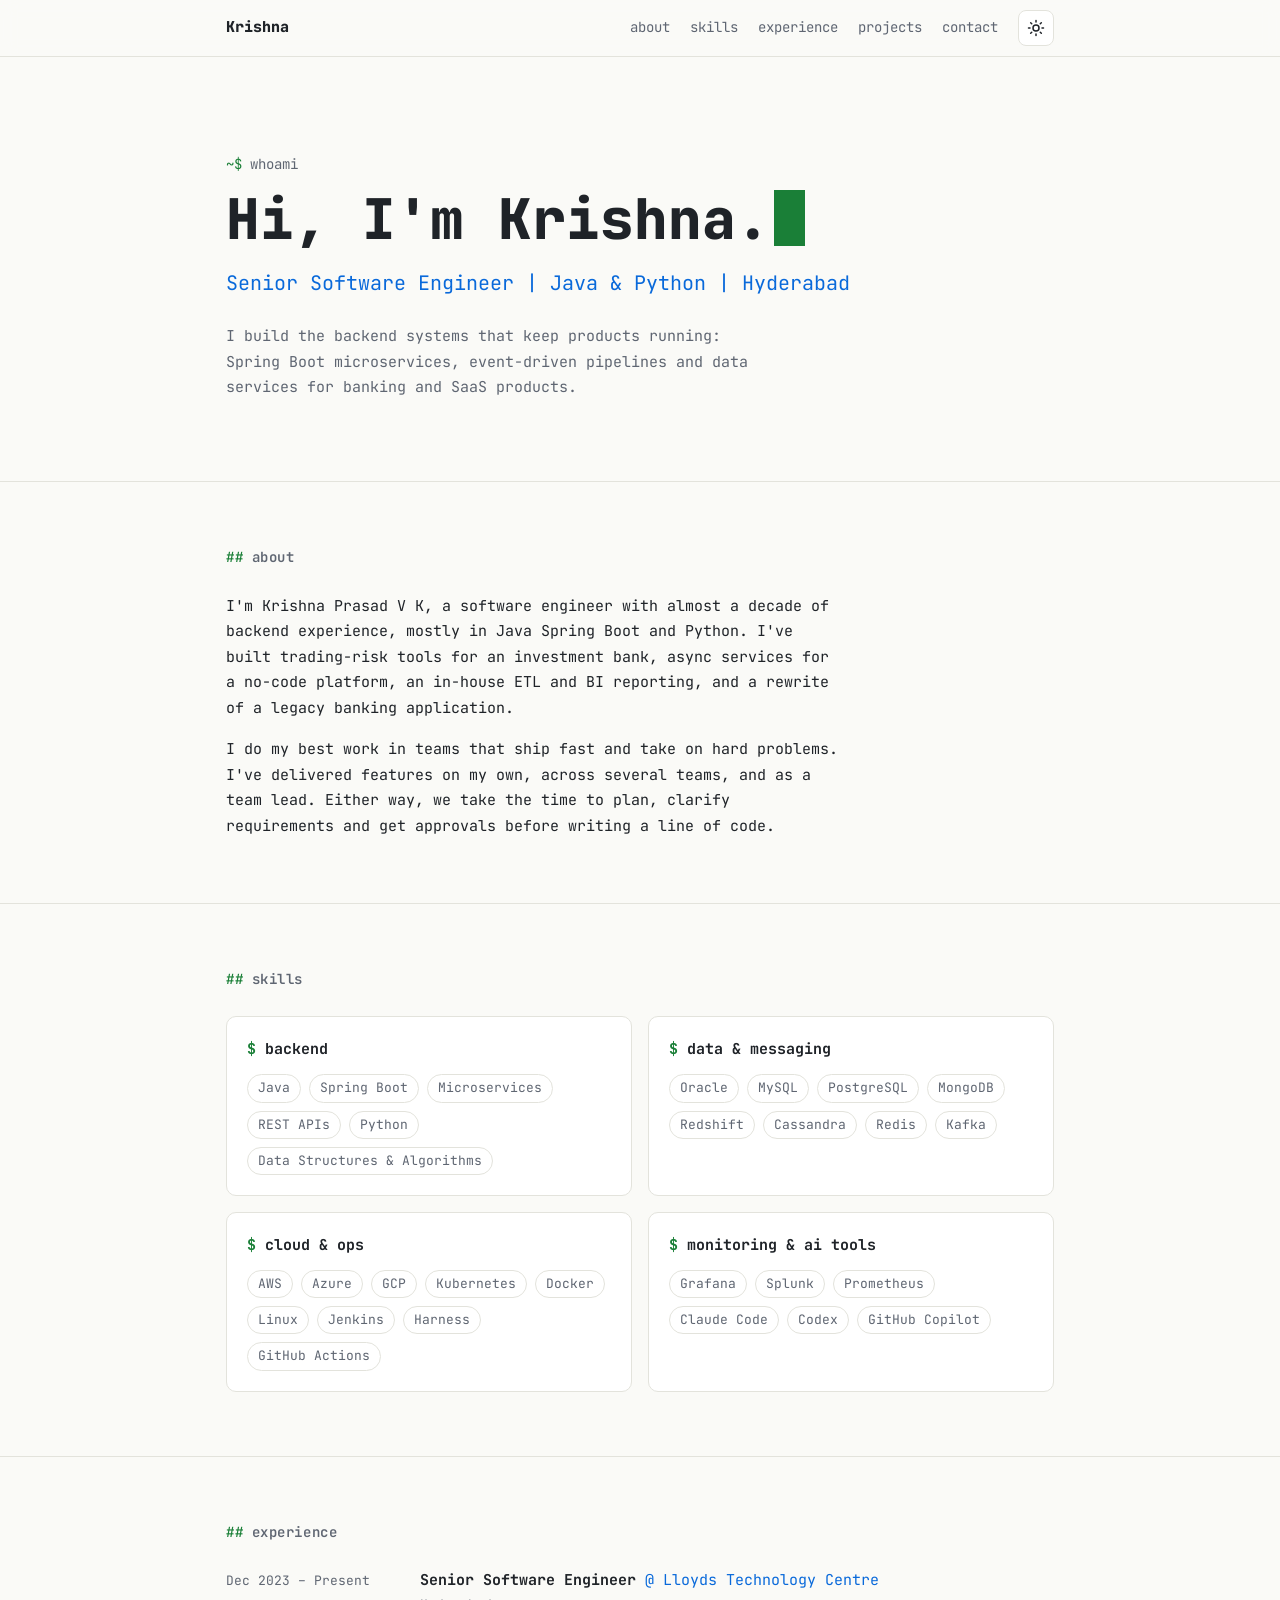
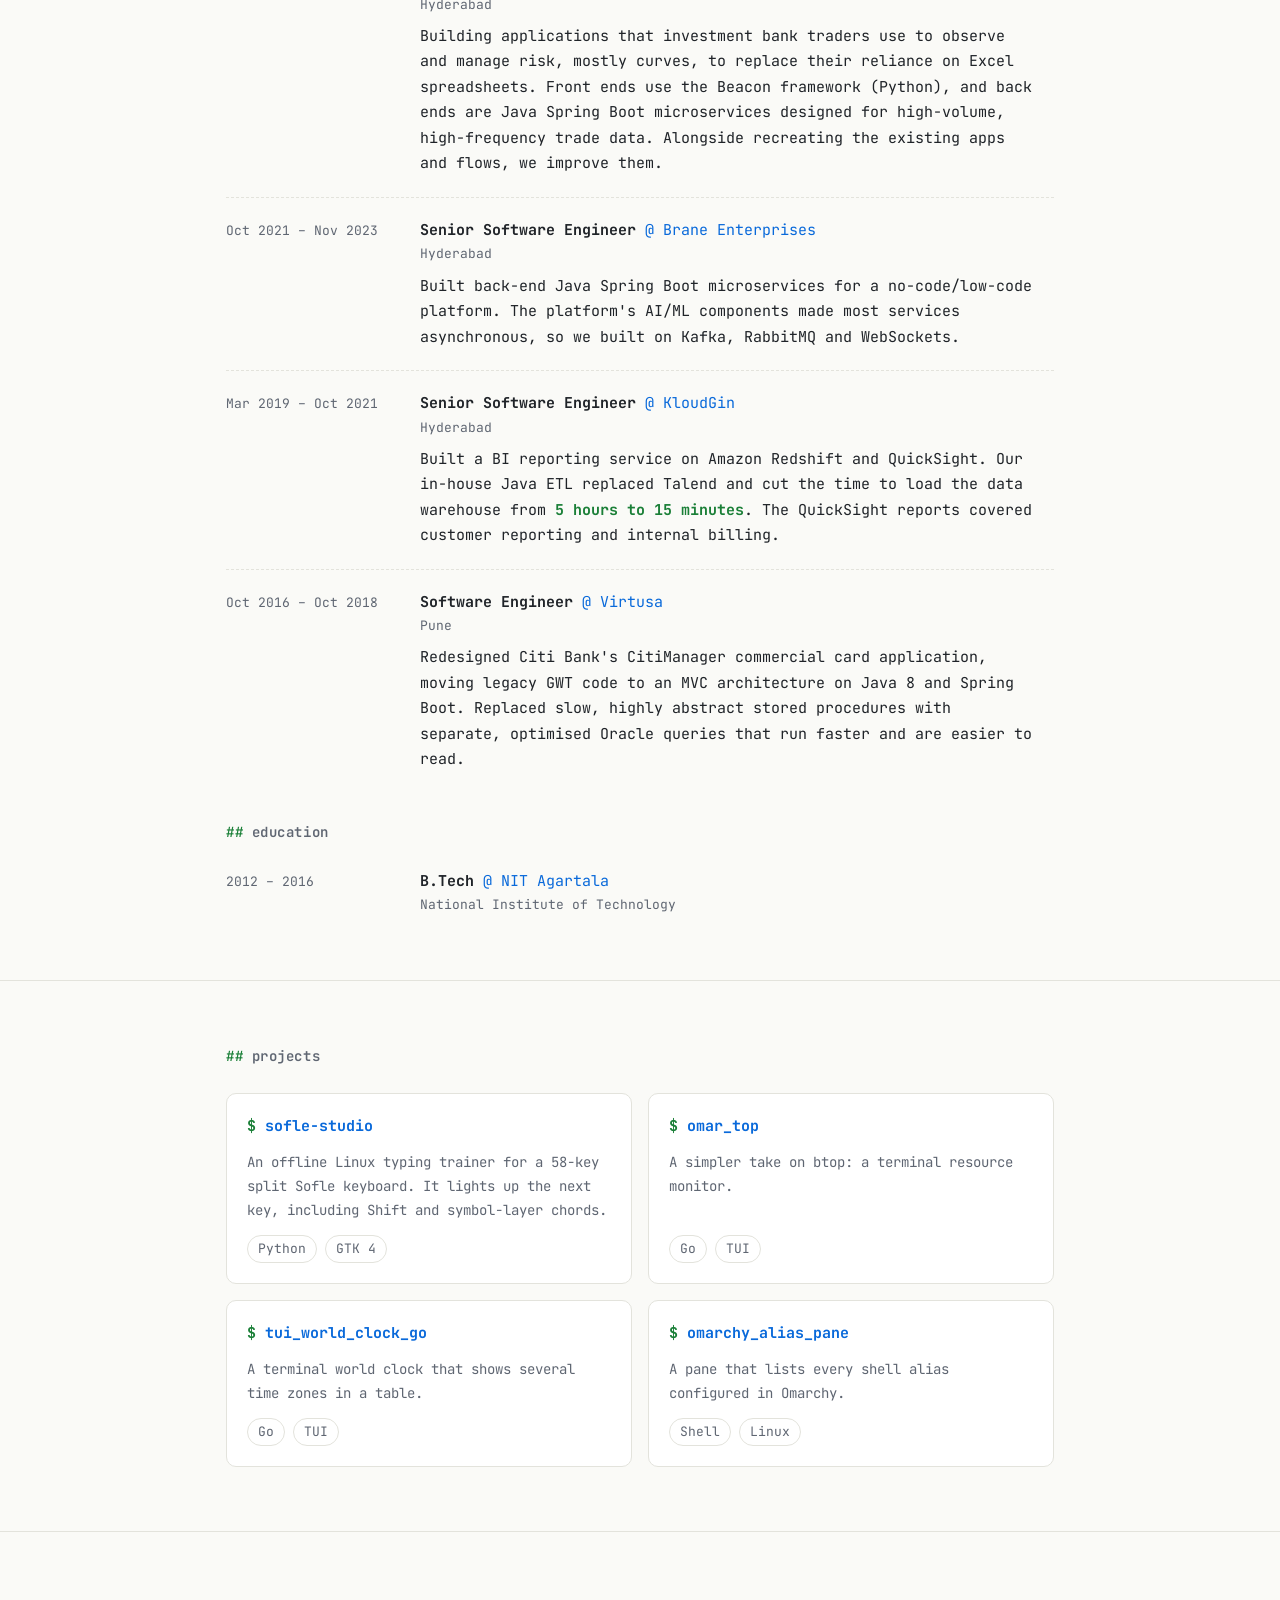
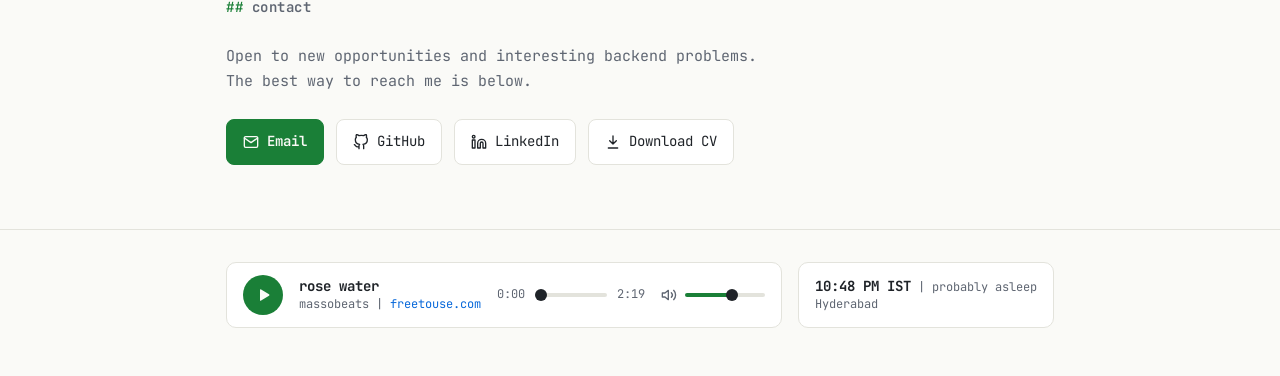
<file: index.html>
<!DOCTYPE html>
<html lang="en">
<head>
<meta charset="UTF-8">
<meta name="viewport" content="width=device-width, initial-scale=1">
<title>Krishna Prasad V K | Senior Software Engineer</title>
<meta name="description" content="Senior software engineer in Hyderabad with almost 10 years of backend experience building Java Spring Boot microservices, data pipelines and services for banking and SaaS products.">
<link rel="icon" href="favicon.svg" type="image/svg+xml">
<link rel="canonical" href="https://ikpvk.github.io/">

<!-- Link previews (LinkedIn, Slack, etc.) -->
<meta property="og:type" content="website">
<meta property="og:url" content="https://ikpvk.github.io/">
<meta property="og:title" content="Krishna Prasad V K | Senior Software Engineer">
<meta property="og:description" content="Senior software engineer in Hyderabad with almost 10 years of backend experience building Java Spring Boot microservices, data pipelines and services for banking and SaaS products.">
<meta name="twitter:card" content="summary">

<!-- Self-hosted JetBrains Mono (variable weight, Latin subset; SIL OFL, see fonts/OFL.txt) -->
<link rel="preload" href="fonts/JetBrainsMono-latin.woff2" as="font" type="font/woff2" crossorigin>

<script>
  // Apply the saved/system theme before first paint to avoid a flash
  (function () {
    var root = document.documentElement, t = null;
    root.classList.add("js");
    try { t = localStorage.getItem("theme"); } catch (e) {}
    if (t !== "light" && t !== "dark") t = matchMedia("(prefers-color-scheme: light)").matches ? "light" : "dark";
    root.setAttribute("data-theme", t);
  })();
</script>

<style>
  @font-face {
    font-family: "JetBrains Mono";
    src: url("fonts/JetBrainsMono-latin.woff2") format("woff2");
    font-weight: 100 800;
    font-style: normal;
    font-display: swap;
  }
  :root {
    --font: "JetBrains Mono", ui-monospace, "SFMono-Regular", Menlo, Consolas, "Liberation Mono", monospace;
    --max: 860px;
  }
  /* Dark is the default; light follows the system setting unless the toggle chose dark */
  :root, :root[data-theme="dark"] {
    --bg: #0f1115;
    --surface: #171a21;
    --border: #262b36;
    --text: #d7dce5;
    --muted: #8a93a6;
    --accent: #7ee787;
    --accent-2: #79c0ff;
  }
  @media (prefers-color-scheme: light) {
    :root:not([data-theme="dark"]) {
      --bg: #fafaf7;
      --surface: #ffffff;
      --border: #e3e3dc;
      --text: #1f2328;
      --muted: #5f6672;
      --accent: #1a7f37;
      --accent-2: #0969da;
    }
  }
  :root[data-theme="light"] {
    --bg: #fafaf7;
    --surface: #ffffff;
    --border: #e3e3dc;
    --text: #1f2328;
    --muted: #5f6672;
    --accent: #1a7f37;
    --accent-2: #0969da;
  }

  *, *::before, *::after { box-sizing: border-box; }
  html { scroll-behavior: smooth; }
  body {
    margin: 0;
    background: var(--bg);
    color: var(--text);
    font-family: var(--font);
    font-size: 15px;
    line-height: 1.7;
    -webkit-font-smoothing: antialiased;
    transition: background-color .2s, color .2s;
  }
  a { color: var(--accent-2); text-decoration: none; }
  a:hover { text-decoration: underline; }

  .wrap { max-width: var(--max); margin: 0 auto; padding: 0 16px; }

  /* Header */
  header {
    position: sticky; top: 0; z-index: 10;
    background: var(--bg); /* solid fallback for browsers without color-mix */
    border-bottom: 1px solid var(--border);
  }
  @supports (background: color-mix(in srgb, red 50%, transparent)) {
    header {
      background: color-mix(in srgb, var(--bg) 88%, transparent);
      -webkit-backdrop-filter: blur(8px);
      backdrop-filter: blur(8px);
    }
  }

  /* Keyboard focus */
  :focus-visible { outline: 2px solid var(--accent-2); outline-offset: 3px; border-radius: 4px; }
  .skip-link {
    position: absolute; left: 16px; top: -48px; z-index: 20;
    padding: 8px 12px; border-radius: 6px;
    background: var(--accent); color: var(--bg); font-weight: 600;
  }
  .skip-link:focus { top: 12px; text-decoration: none; }
  header .wrap { display: flex; align-items: center; justify-content: space-between; height: 56px; gap: 12px; }
  .logo { font-weight: 800; color: var(--text); }
  .header-actions { display: flex; align-items: center; gap: 8px; }
  nav ul { display: flex; align-items: center; gap: 20px; list-style: none; margin: 0 12px 0 0; padding: 0; }
  nav a { color: var(--muted); font-size: 14px; }
  nav a:hover { color: var(--text); text-decoration: none; }

  .theme-toggle, .menu-toggle {
    align-items: center; justify-content: center;
    width: 36px; height: 36px; padding: 0;
    background: var(--surface); color: var(--text);
    border: 1px solid var(--border); border-radius: 8px;
    cursor: pointer;
  }
  .theme-toggle:hover, .menu-toggle:hover { border-color: var(--muted); }
  .theme-toggle svg, .menu-toggle svg { width: 18px; height: 18px; }
  .theme-toggle, .menu-toggle { display: none; } /* shown only once JS has run */
  .js .theme-toggle { display: inline-flex; }
  .menu-toggle[aria-expanded="true"] .icon-menu,
  .menu-toggle[aria-expanded="false"] .icon-close { display: none; }
  :root[data-theme="dark"] .icon-sun { display: none; }
  :root[data-theme="light"] .icon-moon { display: none; }

  /* Sections */
  section { padding: 64px 0; border-bottom: 1px solid var(--border); scroll-margin-top: 56px; }
  section:last-of-type { border-bottom: 0; }
  h2 { font-size: 14px; font-weight: 600; color: var(--muted); margin: 0 0 24px; letter-spacing: .04em; }
  h2::before { content: "## "; color: var(--accent); }

  /* Hero */
  .hero { padding: 96px 0 80px; }
  .prompt { color: var(--muted); font-size: 14px; margin: 0 0 12px; }
  .prompt b { color: var(--accent); font-weight: 400; }
  .hero h1 { font-size: clamp(32px, 7vw, 56px); line-height: 1.1; margin: 0 0 16px; font-weight: 800; }
  .hero .role { font-size: clamp(16px, 2.6vw, 20px); color: var(--accent-2); margin: 0 0 24px; }
  .hero p.lead { max-width: 60ch; color: var(--muted); margin: 0; }
  .cursor { display: inline-block; width: .55em; height: 1em; background: var(--accent); vertical-align: -0.12em; margin-left: 4px; animation: blink 1.1s steps(1) infinite; }
  @keyframes blink { 50% { opacity: 0; } }
  @media (prefers-reduced-motion: reduce) { .cursor { animation: none; } html { scroll-behavior: auto; } body { transition: none; } }
  /* Theme switch: the new theme spreads out from the top-right corner as a circle with a blurred edge.
     A quarter-circle mask grows until it covers the viewport.
     Adapted from the "circle-blur-top-left" example at https://theme-toggle.rdsx.dev/ */
  ::view-transition-old(root) {
    animation: none;
    z-index: -1;
  }
  ::view-transition-new(root) {
    -webkit-mask: url('data:image/svg+xml,<svg xmlns="http://www.w3.org/2000/svg" viewBox="0 0 40 40"><defs><filter id="blur"><feGaussianBlur stdDeviation="2"/></filter></defs><circle cx="40" cy="0" r="18" fill="white" filter="url(%23blur)"/></svg>') top right / 0 no-repeat;
    mask: url('data:image/svg+xml,<svg xmlns="http://www.w3.org/2000/svg" viewBox="0 0 40 40"><defs><filter id="blur"><feGaussianBlur stdDeviation="2"/></filter></defs><circle cx="40" cy="0" r="18" fill="white" filter="url(%23blur)"/></svg>') top right / 0 no-repeat;
    animation: theme-sweep 1s ease both;
  }
  @keyframes theme-sweep {
    to { -webkit-mask-size: 350vmax; mask-size: 350vmax; }
  }
  /* The sweep replaces the colour fade on body */
  .theme-switching body { transition: none; }

  .btns { display: flex; flex-wrap: wrap; gap: 12px; }
  .btn {
    display: inline-flex; align-items: center; gap: 8px;
    padding: 10px 16px; border-radius: 8px;
    border: 1px solid var(--border); background: var(--surface); color: var(--text);
    font-family: inherit; font-size: 14px;
  }
  .btn:hover { border-color: var(--accent); text-decoration: none; }
  .btn.primary { background: var(--accent); border-color: var(--accent); color: var(--bg); font-weight: 600; }
  .btn svg { width: 16px; height: 16px; }

  /* About */
  .about p { margin: 0 0 16px; max-width: 68ch; }
  .about p:last-child { margin-bottom: 0; }

  /* Skills */
  .skills { display: grid; grid-template-columns: repeat(2, 1fr); gap: 16px; }
  .card { background: var(--surface); border: 1px solid var(--border); border-radius: 10px; padding: 20px; }
  .card h3 { margin: 0 0 12px; font-size: 15px; }
  .card h3 span { color: var(--accent); }
  .tags { display: flex; flex-wrap: wrap; gap: 8px; list-style: none; margin: 0; padding: 0; }
  .tags li { font-size: 13px; padding: 2px 10px; border: 1px solid var(--border); border-radius: 999px; color: var(--muted); }

  /* Experience timeline */
  .jobs { list-style: none; margin: 0; padding: 0; }
  .jobs li { display: grid; grid-template-columns: 170px 1fr; gap: 4px 24px; padding: 20px 0; border-bottom: 1px dashed var(--border); }
  .jobs li:first-child { padding-top: 0; }
  .jobs li:last-child { border-bottom: 0; padding-bottom: 0; }
  .jobs time { color: var(--muted); font-size: 13px; padding-top: 2px; }
  .jobs h3 { margin: 0; font-size: 15px; }
  .jobs h3 span { color: var(--accent-2); font-weight: 400; }
  .jobs .place { margin: 0 0 8px; color: var(--muted); font-size: 13px; }
  .jobs p:last-child { margin: 0; max-width: 68ch; }
  .jobs b { color: var(--accent); }
  h2.sub { margin-top: 48px; }

  /* Projects */
  .projects { display: grid; grid-template-columns: repeat(2, 1fr); gap: 16px; }
  .projects .card { display: flex; flex-direction: column; }
  .projects p { margin: 0 0 12px; color: var(--muted); font-size: 14px; flex: 1; }

  /* Contact */
  .contact p { color: var(--muted); max-width: 60ch; margin: 0 0 24px; }

  /* Footer: the music player and local time cards both need JS, so the footer is shown only once it has run */
  footer { display: none; padding: 32px 0 48px; border-top: 1px solid var(--border); font-size: 13px; }
  .js footer { display: block; }
  /* The time card moves under the player when there's no room for the player's progress bar beside it */
  .footer-cards { display: flex; flex-wrap: wrap; gap: 16px; }
  .player, .local {
    padding: 12px 16px;
    background: var(--surface); border: 1px solid var(--border); border-radius: 10px;
    color: var(--text);
  }
  .player { display: flex; align-items: center; gap: 16px; flex: 999 1 520px; min-width: 0; }
  .player button {
    display: inline-flex; align-items: center; justify-content: center; flex: none;
    padding: 0; border: 0; cursor: pointer;
  }
  .player-play { width: 40px; height: 40px; border-radius: 50%; background: var(--accent); color: var(--bg); }
  .player-play:hover { filter: brightness(1.1); }
  .player-play svg { width: 18px; height: 18px; }
  .player.playing .icon-play, .player:not(.playing) .icon-pause { display: none; }
  .player-track { min-width: 0; line-height: 1.35; }
  .player-track b, .player-track span { display: block; white-space: nowrap; overflow: hidden; text-overflow: ellipsis; }
  .player-track b { font-size: 14px; }
  .player-track span { font-size: 12px; color: var(--muted); }
  .player-progress { display: flex; align-items: center; gap: 10px; flex: 1; min-width: 0; }
  .player-progress time { font-size: 12px; color: var(--muted); font-variant-numeric: tabular-nums; }
  .player-volume { display: flex; align-items: center; gap: 8px; color: var(--muted); }
  .player-volume svg { width: 16px; height: 16px; flex: none; }
  .player-volume input { width: 80px; }

  /* Local time and weather: laid out like the player's track title and artist lines */
  .local { display: flex; flex-direction: column; justify-content: center; flex: 1 0 auto; line-height: 1.35; white-space: nowrap; }
  .local b { font-size: 14px; font-variant-numeric: tabular-nums; }
  .local span { font-size: 12px; color: var(--muted); }
  .local svg { width: 13px; height: 13px; margin: 0 4px 0 2px; vertical-align: -2px; }

  /* Sliders: an accent fill up to the thumb, driven by --p from the script */
  .player input[type="range"] {
    -webkit-appearance: none; appearance: none;
    flex: 1; min-width: 0; height: 16px; margin: 0;
    background: transparent; cursor: pointer;
  }
  .player input[type="range"]::-webkit-slider-runnable-track {
    height: 4px; border-radius: 2px;
    background: linear-gradient(to right, var(--accent) var(--p, 0%), var(--border) var(--p, 0%));
  }
  .player input[type="range"]::-moz-range-track {
    height: 4px; border-radius: 2px;
    background: linear-gradient(to right, var(--accent) var(--p, 0%), var(--border) var(--p, 0%));
  }
  .player input[type="range"]::-webkit-slider-thumb {
    -webkit-appearance: none; appearance: none;
    width: 12px; height: 12px; margin-top: -4px; border: 0; border-radius: 50%;
    background: var(--text);
  }
  .player input[type="range"]::-moz-range-thumb {
    width: 12px; height: 12px; border: 0; border-radius: 50%;
    background: var(--text);
  }

  /* Easter egg: toggling the theme 5 times opens Flappy Bird (flappy/) full screen */
  .flappy {
    width: 100%; height: 100%; max-width: none; max-height: none;
    margin: 0; padding: 0; border: 0; background: #4ec0ca;
  }
  .flappy::backdrop { background: rgba(0, 0, 0, .6); }
  .flappy iframe { display: block; width: 100%; height: 100%; border: 0; }
  .flappy-close {
    position: absolute; top: 12px; right: 12px;
    display: inline-flex; align-items: center; justify-content: center;
    width: 36px; height: 36px; padding: 0;
    background: var(--surface); color: var(--text);
    border: 1px solid var(--border); border-radius: 8px;
    cursor: pointer;
  }
  .flappy-close:hover { border-color: var(--muted); }
  .flappy-close svg { width: 18px; height: 18px; }
  :root:has(.flappy[open]) { overflow: hidden; }

  /* Mobile */
  @media (max-width: 640px) {
    body { font-size: 14px; }
    nav ul { gap: 14px; margin: 0; }
    /* Without JS there is no menu button, so the links wrap below the logo.
       The taller header can't be sticky, or it would cover the 56px scroll-margin targets. */
    :root:not(.js) header { position: static; }
    :root:not(.js) header .wrap { flex-wrap: wrap; height: auto; min-height: 56px; padding-block: 12px; }
    :root:not(.js) nav ul { flex-wrap: wrap; gap: 4px 14px; }
    .js .menu-toggle { display: inline-flex; }
    .js nav ul {
      display: none;
      position: absolute; top: 56px; left: 0; right: 0;
      flex-direction: column; align-items: stretch; gap: 0; margin: 0;
      background: var(--bg); border-bottom: 1px solid var(--border);
    }
    .js nav ul.open { display: flex; }
    .js nav li a { display: block; padding: 14px 16px; font-size: 15px; border-top: 1px solid var(--border); }
    /* One full-width button per row */
    .btns { flex-direction: column; }
    .btn { justify-content: center; }
    .hero { padding: 64px 0 56px; }
    section { padding: 48px 0; }
    .skills, .projects { grid-template-columns: 1fr; }
    .jobs li { grid-template-columns: 1fr; }
    /* Put "@ company" on its own line under the title */
    .jobs h3 span { display: block; }
    /* The progress bar moves to its own row under the track */
    .player { flex-wrap: wrap; gap: 12px; }
    .player-track { flex: 1; }
    .player-progress { flex-basis: 100%; }
    .footer-cards { gap: 12px; }
    /* The time card goes above the player. It has nothing focusable, so tab order is unaffected. */
    .local { order: -1; }
  }
  /* Phones and tablets set volume with their own buttons (iOS ignores it from scripts) */
  @media (max-width: 640px), (hover: none) {
    .player-volume { display: none; }
  }
</style>
</head>
<body>

<a class="skip-link" href="#top">Skip to content</a>

<header>
  <div class="wrap">
    <a href="#top" class="logo">Krishna</a>
    <nav class="header-actions" aria-label="Main">
      <ul id="navLinks">
        <li><a href="#about">about</a></li>
        <li><a href="#skills">skills</a></li>
        <li><a href="#experience">experience</a></li>
        <li><a href="#projects">projects</a></li>
        <li><a href="#contact">contact</a></li>
      </ul>
      <button class="menu-toggle" id="menuToggle" type="button" aria-label="Menu" aria-expanded="false" aria-controls="navLinks">
        <svg class="icon-menu" viewBox="0 0 24 24" fill="none" stroke="currentColor" stroke-width="2" stroke-linecap="round" aria-hidden="true"><path d="M4 7h16M4 12h16M4 17h16"/></svg>
        <svg class="icon-close" viewBox="0 0 24 24" fill="none" stroke="currentColor" stroke-width="2" stroke-linecap="round" aria-hidden="true"><path d="M6 6l12 12M18 6L6 18"/></svg>
      </button>
      <button class="theme-toggle" id="themeToggle" type="button" aria-label="Toggle dark/light mode">
        <svg class="icon-moon" viewBox="0 0 24 24" fill="none" stroke="currentColor" stroke-width="2" stroke-linecap="round" stroke-linejoin="round" aria-hidden="true"><path d="M21 12.8A9 9 0 1 1 11.2 3a7 7 0 0 0 9.8 9.8z"/></svg>
        <svg class="icon-sun" viewBox="0 0 24 24" fill="none" stroke="currentColor" stroke-width="2" stroke-linecap="round" stroke-linejoin="round" aria-hidden="true"><circle cx="12" cy="12" r="4"/><path d="M12 2v2M12 20v2M4.9 4.9l1.4 1.4M17.7 17.7l1.4 1.4M2 12h2M20 12h2M4.9 19.1l1.4-1.4M17.7 6.3l1.4-1.4"/></svg>
      </button>
    </nav>
  </div>
</header>

<main id="top">
  <!-- Hero -->
  <section class="hero">
    <div class="wrap">
      <p class="prompt"><b>~$</b> whoami</p>
      <h1>Hi, I'm Krishna.<span class="cursor" aria-hidden="true"></span></h1>
      <p class="role">Senior Software Engineer | Java &amp; Python | Hyderabad</p>
      <p class="lead">
        I build the backend systems that keep products running: Spring Boot microservices,
        event-driven pipelines and data services for banking and SaaS products.
      </p>
    </div>
  </section>

  <!-- About -->
  <section class="about" id="about">
    <div class="wrap">
      <h2>about</h2>
      <p>
        I'm Krishna Prasad V K, a software engineer with almost a decade of backend experience,
        mostly in Java Spring Boot and Python. I've built trading-risk tools for an investment bank,
        async services for a no-code platform, an in-house ETL and BI reporting, and a rewrite of a
        legacy banking application.
      </p>
      <p>
        I do my best work in teams that ship fast and take on hard problems. I've delivered features
        on my own, across several teams, and as a team lead. Either way, we take the time to plan,
        clarify requirements and get approvals before writing a line of code.
      </p>
    </div>
  </section>

  <!-- Skills -->
  <section id="skills">
    <div class="wrap">
      <h2>skills</h2>
      <div class="skills">
        <div class="card">
          <h3><span>$</span> backend</h3>
          <ul class="tags">
            <li>Java</li><li>Spring Boot</li><li>Microservices</li><li>REST APIs</li><li>Python</li><li>Data Structures &amp; Algorithms</li>
          </ul>
        </div>
        <div class="card">
          <h3><span>$</span> data &amp; messaging</h3>
          <ul class="tags">
            <li>Oracle</li><li>MySQL</li><li>PostgreSQL</li><li>MongoDB</li><li>Redshift</li><li>Cassandra</li><li>Redis</li><li>Kafka</li>
          </ul>
        </div>
        <div class="card">
          <h3><span>$</span> cloud &amp; ops</h3>
          <ul class="tags">
            <li>AWS</li><li>Azure</li><li>GCP</li><li>Kubernetes</li><li>Docker</li><li>Linux</li><li>Jenkins</li><li>Harness</li><li>GitHub Actions</li>
          </ul>
        </div>
        <div class="card">
          <h3><span>$</span> monitoring &amp; ai tools</h3>
          <ul class="tags">
            <li>Grafana</li><li>Splunk</li><li>Prometheus</li><li>Claude Code</li><li>Codex</li><li>GitHub Copilot</li>
          </ul>
        </div>
      </div>
    </div>
  </section>

  <!-- Experience -->
  <section id="experience">
    <div class="wrap">
      <h2>experience</h2>
      <ol class="jobs">
        <li>
          <time>Dec 2023 – Present</time>
          <div>
            <h3>Senior Software Engineer <span>@ Lloyds Technology Centre</span></h3>
            <p class="place">Hyderabad</p>
            <p>
              Building applications that investment bank traders use to observe and manage risk,
              mostly curves, to replace their reliance on Excel spreadsheets. Front ends use the Beacon
              framework (Python), and back ends are Java Spring Boot microservices designed for
              high-volume, high-frequency trade data. Alongside recreating the existing apps and flows,
              we improve them.
            </p>
          </div>
        </li>
        <li>
          <time>Oct 2021 – Nov 2023</time>
          <div>
            <h3>Senior Software Engineer <span>@ Brane Enterprises</span></h3>
            <p class="place">Hyderabad</p>
            <p>
              Built back-end Java Spring Boot microservices for a no-code/low-code platform. The platform's
              AI/ML components made most services asynchronous, so we built on Kafka, RabbitMQ and WebSockets.
            </p>
          </div>
        </li>
        <li>
          <time>Mar 2019 – Oct 2021</time>
          <div>
            <h3>Senior Software Engineer <span>@ KloudGin</span></h3>
            <p class="place">Hyderabad</p>
            <p>
              Built a BI reporting service on Amazon Redshift and QuickSight. Our in-house Java ETL replaced
              Talend and cut the time to load the data warehouse from <b>5 hours to 15 minutes</b>.
              The QuickSight reports covered customer reporting and internal billing.
            </p>
          </div>
        </li>
        <li>
          <time>Oct 2016 – Oct 2018</time>
          <div>
            <h3>Software Engineer <span>@ Virtusa</span></h3>
            <p class="place">Pune</p>
            <p>
              Redesigned Citi Bank's CitiManager commercial card application, moving legacy GWT code to an
              MVC architecture on Java 8 and Spring Boot. Replaced slow, highly abstract stored procedures
              with separate, optimised Oracle queries that run faster and are easier to read.
            </p>
          </div>
        </li>
      </ol>

      <h2 class="sub">education</h2>
      <ol class="jobs">
        <li>
          <time>2012 – 2016</time>
          <div>
            <h3>B.Tech <span>@ NIT Agartala</span></h3>
            <p class="place">National Institute of Technology</p>
          </div>
        </li>
      </ol>
    </div>
  </section>

  <!-- Projects -->
  <section id="projects">
    <div class="wrap">
      <h2>projects</h2>
      <div class="projects">
        <div class="card">
          <h3><span>$</span> <a href="https://github.com/ikpvk/omarchy_learn_typing" target="_blank" rel="noopener">sofle-studio</a></h3>
          <p>An offline Linux typing trainer for a 58-key split Sofle keyboard. It lights up the next key, including Shift and symbol-layer chords.</p>
          <ul class="tags"><li>Python</li><li>GTK 4</li></ul>
        </div>
        <div class="card">
          <h3><span>$</span> <a href="https://github.com/ikpvk/omar_top" target="_blank" rel="noopener">omar_top</a></h3>
          <p>A simpler take on btop: a terminal resource monitor.</p>
          <ul class="tags"><li>Go</li><li>TUI</li></ul>
        </div>
        <div class="card">
          <h3><span>$</span> <a href="https://github.com/ikpvk/tui_world_clock_go" target="_blank" rel="noopener">tui_world_clock_go</a></h3>
          <p>A terminal world clock that shows several time zones in a table.</p>
          <ul class="tags"><li>Go</li><li>TUI</li></ul>
        </div>
        <div class="card">
          <h3><span>$</span> <a href="https://github.com/ikpvk/omarchy_alias_pane" target="_blank" rel="noopener">omarchy_alias_pane</a></h3>
          <p>A pane that lists every shell alias configured in Omarchy.</p>
          <ul class="tags"><li>Shell</li><li>Linux</li></ul>
        </div>
      </div>
    </div>
  </section>

  <!-- Contact -->
  <section class="contact" id="contact">
    <div class="wrap">
      <h2>contact</h2>
      <p>Open to new opportunities and interesting backend problems. The best way to reach me is below.</p>
      <div class="btns">
        <a class="btn primary" href="mailto:krishnaprasad.vk@outlook.com">
          <svg viewBox="0 0 24 24" fill="none" stroke="currentColor" stroke-width="2" stroke-linecap="round" stroke-linejoin="round" aria-hidden="true"><rect x="2" y="4" width="20" height="16" rx="2"/><path d="m22 6-10 7L2 6"/></svg>
          Email
        </a>
        <a class="btn" href="https://github.com/ikpvk" target="_blank" rel="noopener">
          <svg viewBox="0 0 24 24" fill="none" stroke="currentColor" stroke-width="2" stroke-linecap="round" stroke-linejoin="round" aria-hidden="true"><path d="M9 19c-5 1.5-5-2.5-7-3m14 6v-3.87a3.37 3.37 0 0 0-.94-2.61c3.14-.35 6.44-1.54 6.44-7A5.44 5.44 0 0 0 20 4.77 5.07 5.07 0 0 0 19.91 1S18.73.65 16 2.48a13.38 13.38 0 0 0-7 0C6.27.65 5.09 1 5.09 1A5.07 5.07 0 0 0 5 4.77a5.44 5.44 0 0 0-1.5 3.75c0 5.42 3.3 6.61 6.44 7A3.37 3.37 0 0 0 9 18.13V22"/></svg>
          GitHub
        </a>
        <a class="btn" href="https://www.linkedin.com/in/krishna-prasad-vk/" target="_blank" rel="noopener">
          <svg viewBox="0 0 24 24" fill="none" stroke="currentColor" stroke-width="2" stroke-linecap="round" stroke-linejoin="round" aria-hidden="true"><path d="M16 8a6 6 0 0 1 6 6v7h-4v-7a2 2 0 0 0-2-2 2 2 0 0 0-2 2v7h-4v-7a6 6 0 0 1 6-6z"/><rect x="2" y="9" width="4" height="12"/><circle cx="4" cy="4" r="2"/></svg>
          LinkedIn
        </a>
        <a class="btn" href="Krishna_Prasad_V_K_resume.pdf" download>
          <svg viewBox="0 0 24 24" fill="none" stroke="currentColor" stroke-width="2" stroke-linecap="round" stroke-linejoin="round" aria-hidden="true"><path d="M12 3v12M7 10l5 5 5-5M5 21h14"/></svg>
          Download CV
        </a>
      </div>
    </div>
  </section>
</main>

<footer>
  <div class="wrap footer-cards">
    <!-- Music player -->
    <div class="player" id="player" role="region" aria-label="Music player">
      <audio id="playerAudio" src="audio/rose-water.mp3" preload="none" loop></audio>
      <button class="player-play" id="playerPlay" type="button" aria-label="Play">
        <svg class="icon-play" viewBox="0 0 24 24" fill="currentColor" aria-hidden="true"><path d="M8 5.5v13a1 1 0 0 0 1.5.86l10.5-6.5a1 1 0 0 0 0-1.72L9.5 4.64A1 1 0 0 0 8 5.5z"/></svg>
        <svg class="icon-pause" viewBox="0 0 24 24" fill="currentColor" aria-hidden="true"><rect x="6" y="5" width="4" height="14" rx="1"/><rect x="14" y="5" width="4" height="14" rx="1"/></svg>
      </button>
      <div class="player-track">
        <b>rose water</b>
        <span>massobeats | <a href="https://freetouse.com" target="_blank" rel="noopener">freetouse.com</a></span>
      </div>
      <div class="player-progress">
        <time id="playerCurrent">0:00</time>
        <input type="range" id="playerSeek" min="0" max="139" step="1" value="0" aria-label="Seek" aria-valuetext="0:00 of 2:19">
        <time id="playerDuration">2:19</time>
      </div>
      <label class="player-volume">
        <svg viewBox="0 0 24 24" fill="none" stroke="currentColor" stroke-width="2" stroke-linecap="round" stroke-linejoin="round" aria-hidden="true"><path d="M11 5 6 9H2v6h4l5 4V5z"/><path d="M15.5 8.5a5 5 0 0 1 0 7M19 5a10 10 0 0 1 0 14"/></svg>
        <input type="range" id="playerVolume" min="0" max="1" step="0.05" value="0.6" aria-label="Volume">
      </label>
    </div>
    <!-- Local time and weather in Hyderabad, filled in by the script -->
    <div class="local" role="region" aria-label="Local time and weather">
      <div><b id="localTime"></b><span id="localHint"></span></div>
      <span id="localWeather">Hyderabad</span>
    </div>
  </div>
</footer>

<!-- Easter egg: the game loads into the iframe only when the dialog opens -->
<dialog class="flappy" id="flappy" aria-label="Flappy Bird">
  <iframe id="flappyFrame" title="Flappy Bird"></iframe>
  <button class="flappy-close" id="flappyClose" type="button" aria-label="Close game">
    <svg viewBox="0 0 24 24" fill="none" stroke="currentColor" stroke-width="2" stroke-linecap="round" aria-hidden="true"><path d="M6 6l12 12M18 6L6 18"/></svg>
  </button>
</dialog>

<script>
  var themeTransition = null;
  document.getElementById("themeToggle").addEventListener("click", function () {
    var root = document.documentElement;
    var next = root.getAttribute("data-theme") === "dark" ? "light" : "dark";
    function switchTheme() {
      root.setAttribute("data-theme", next);
      try { localStorage.setItem("theme", next); } catch (e) {}
    }
    // Animate with the View Transitions API where supported; otherwise switch instantly
    if (!document.startViewTransition || matchMedia("(prefers-reduced-motion: reduce)").matches) {
      switchTheme();
      return;
    }
    root.classList.add("theme-switching");
    // A new transition skips the running one, so only the latest may clear the class
    var transition = themeTransition = document.startViewTransition(switchTheme);
    transition.finished.finally(function () {
      if (themeTransition === transition) root.classList.remove("theme-switching");
    });
  });

  // Easter egg: every 5th theme toggle opens Flappy Bird
  var flappy = document.getElementById("flappy");
  var flappyFrame = document.getElementById("flappyFrame");
  var themeToggles = 0;
  document.getElementById("themeToggle").addEventListener("click", function () {
    if (++themeToggles < 5 || flappy.open) return;
    themeToggles = 0;
    audio.pause();
    flappy.showModal();
    flappyFrame.src = "flappy/index.html";
  });
  flappyFrame.addEventListener("load", function () {
    if (!flappy.open) return;
    // The game reads Space from its own document, so give it focus. Keys pressed
    // inside the iframe never reach this page, so listen for Escape there too.
    flappyFrame.focus();
    try {
      flappyFrame.contentDocument.addEventListener("keydown", function (e) {
        if (e.key === "Escape") flappy.close();
      });
    } catch (e) {}
  });
  document.getElementById("flappyClose").addEventListener("click", function () {
    flappy.close();
  });
  // Unloading the game stops its loop and sounds; the browser returns focus to the toggle
  flappy.addEventListener("close", function () {
    flappyFrame.src = "about:blank";
  });

  // Mobile menu
  var menuToggle = document.getElementById("menuToggle");
  var navLinks = document.getElementById("navLinks");
  function setMenu(open) {
    navLinks.classList.toggle("open", open);
    menuToggle.setAttribute("aria-expanded", String(open));
  }
  menuToggle.addEventListener("click", function () {
    setMenu(menuToggle.getAttribute("aria-expanded") !== "true");
  });
  navLinks.addEventListener("click", function (e) {
    if (e.target.closest("a")) setMenu(false);
  });
  document.addEventListener("keydown", function (e) {
    if (e.key === "Escape") setMenu(false);
  });

  // Music player
  var player = document.getElementById("player");
  var audio = document.getElementById("playerAudio");
  var playerPlay = document.getElementById("playerPlay");
  var playerSeek = document.getElementById("playerSeek");
  var playerCurrent = document.getElementById("playerCurrent");
  var playerDuration = document.getElementById("playerDuration");
  var playerVolume = document.getElementById("playerVolume");
  var seeking = false;
  function formatTime(s) {
    s = Math.floor(s || 0);
    return Math.floor(s / 60) + ":" + String(s % 60).padStart(2, "0");
  }
  // Fill the slider up to its thumb
  function setFill(input) {
    input.style.setProperty("--p", (input.value - input.min) / (input.max - input.min) * 100 + "%");
  }
  function showTime(t) {
    playerCurrent.textContent = formatTime(t);
    playerSeek.setAttribute("aria-valuetext", formatTime(t) + " of " + playerDuration.textContent);
    setFill(playerSeek);
  }
  audio.volume = playerVolume.value;
  setFill(playerVolume);
  setFill(playerSeek);
  playerPlay.addEventListener("click", function () {
    if (audio.paused) audio.play().catch(function () {});
    else audio.pause();
  });
  audio.addEventListener("play", function () {
    player.classList.add("playing");
    playerPlay.setAttribute("aria-label", "Pause");
  });
  audio.addEventListener("pause", function () {
    player.classList.remove("playing");
    playerPlay.setAttribute("aria-label", "Play");
  });
  audio.addEventListener("loadedmetadata", function () {
    playerSeek.max = Math.floor(audio.duration);
    playerDuration.textContent = formatTime(audio.duration);
  });
  audio.addEventListener("timeupdate", function () {
    if (seeking) return;
    playerSeek.value = audio.currentTime;
    showTime(audio.currentTime);
  });
  // While dragging, preview the time and only seek on release
  playerSeek.addEventListener("input", function () {
    seeking = true;
    showTime(playerSeek.value);
  });
  playerSeek.addEventListener("change", function () {
    audio.currentTime = playerSeek.value;
    seeking = false;
  });
  playerVolume.addEventListener("input", function () {
    audio.volume = playerVolume.value;
    setFill(playerVolume);
  });
  // Show the track and controls on the lock screen and in the OS media controls
  if ("mediaSession" in navigator) {
    navigator.mediaSession.metadata = new MediaMetadata({ title: "rose water", artist: "massobeats" });
    navigator.mediaSession.setActionHandler("play", function () { audio.play().catch(function () {}); });
    navigator.mediaSession.setActionHandler("pause", function () { audio.pause(); });
    navigator.mediaSession.setActionHandler("seekto", function (e) { audio.currentTime = e.seekTime; });
  }

  // Local time and weather in Hyderabad
  var localTime = document.getElementById("localTime");
  var localWeather = document.getElementById("localWeather");
  var localHint = document.getElementById("localHint");
  var clock = new Intl.DateTimeFormat("en-US", { timeZone: "Asia/Kolkata", hour: "numeric", minute: "2-digit" });
  var dayHour = new Intl.DateTimeFormat("en-US", { timeZone: "Asia/Kolkata", weekday: "short", hour: "numeric", hourCycle: "h23" });
  // A rough guess at what I'm doing, from the day and hour in Hyderabad
  function describeHours(date) {
    var parts = {};
    dayHour.formatToParts(date).forEach(function (p) { parts[p.type] = p.value; });
    var hour = Number(parts.hour);
    if (hour < 7 || hour >= 21) return "probably asleep";
    if (parts.weekday === "Sat" || parts.weekday === "Sun") return "weekend mode";
    if (hour < 9) return "coffee first";
    if (hour === 12 || hour === 13) return "at lunch";
    if (hour < 18) return "probably coding";
    return "off the clock";
  }
  // Weather icons, in the page's stroke style. Paths from Lucide (lucide.dev, ISC license).
  var cloudTop = '<path d="M4 14.9A7 7 0 1 1 15.7 8h1.8a4.5 4.5 0 0 1 2.5 8.2"/>';
  var weatherIcons = {
    sun: '<circle cx="12" cy="12" r="4"/><path d="M12 2v2M12 20v2M4.9 4.9l1.4 1.4M17.7 17.7l1.4 1.4M2 12h2M20 12h2M4.9 19.1l1.4-1.4M17.7 6.3l1.4-1.4"/>',
    moon: '<path d="M21 12.8A9 9 0 1 1 11.2 3a7 7 0 0 0 9.8 9.8z"/>',
    cloudSun: '<path d="M12 2v2M4.9 4.9l1.4 1.4M20 12h2M19.1 4.9l-1.4 1.4M15.9 12.7a4 4 0 0 0-5.9-4.1"/><path d="M13 22H7a5 5 0 1 1 4.9-6H13a3 3 0 0 1 0 6z"/>',
    cloud: '<path d="M17.5 19H9a7 7 0 1 1 6.7-9h1.8a4.5 4.5 0 1 1 0 9z"/>',
    fog: cloudTop + '<path d="M16 17H7M17 21H9"/>',
    drizzle: cloudTop + '<path d="M8 19v1M8 14v1M16 19v1M16 14v1M12 21v1M12 16v1"/>',
    rain: cloudTop + '<path d="M16 14v6M8 14v6M12 16v6"/>',
    snow: cloudTop + '<path d="M8 15h.01M8 19h.01M12 17h.01M12 21h.01M16 15h.01M16 19h.01"/>',
    storm: '<path d="M6 16.3A7 7 0 1 1 15.7 8h1.8a4.5 4.5 0 0 1 .5 9"/><path d="m13 12-3 5h4l-3 5"/>'
  };
  // Open-Meteo WMO weather codes, see https://open-meteo.com/en/docs
  function describeWeather(code, isDay) {
    if (code === 0) return isDay ? ["clear", "sun"] : ["clear", "moon"];
    if (code <= 2) return ["partly cloudy", isDay ? "cloudSun" : "cloud"];
    if (code === 3) return ["cloudy", "cloud"];
    if (code <= 48) return ["fog", "fog"];
    if (code <= 57) return ["drizzle", "drizzle"];
    if (code === 61 || code === 80) return ["light rain", "rain"];
    if (code <= 67) return ["rain", "rain"];
    if (code <= 77) return ["snow", "snow"];
    if (code <= 82) return ["rain", "rain"];
    if (code <= 86) return ["snow", "snow"];
    return ["thunderstorm", "storm"];
  }
  // The latest reading, kept in sessionStorage so other pages in the session reuse it
  var weather = null;
  try { weather = JSON.parse(sessionStorage.getItem("weather")); } catch (e) {}
  var weatherTried = 0;
  // Only fetch once the footer is close to view (without IntersectionObserver, straight away)
  var footerNear = !("IntersectionObserver" in window);
  function showWeather() {
    // Hide readings over 2 hours old, such as after the computer slept, rather than show stale weather
    if (!weather || Date.now() - weather.at > 2 * 3600000) {
      localWeather.textContent = "Hyderabad";
      return;
    }
    var d = describeWeather(weather.weather_code, weather.is_day !== 0);
    localWeather.innerHTML = "Hyderabad | " + Math.round(weather.temperature_2m) + "°C, " +
      '<svg viewBox="0 0 24 24" fill="none" stroke="currentColor" stroke-width="2" stroke-linecap="round" stroke-linejoin="round" aria-hidden="true">' +
      weatherIcons[d[1]] + "</svg>" + d[0];
  }
  // Refresh readings over 30 minutes old while the tab is visible. Requests that fail
  // or take over 5 seconds leave the card as it was, and are retried after 5 minutes.
  function updateWeather() {
    var now = Date.now();
    if (!footerNear || document.hidden) return;
    if (weather && now - weather.at < 30 * 60000) return;
    if (now - weatherTried < 5 * 60000) return;
    weatherTried = now;
    var controller = window.AbortController ? new AbortController() : null;
    var timeout = controller && setTimeout(function () { controller.abort(); }, 5000);
    fetch("https://api.open-meteo.com/v1/forecast?latitude=17.385&longitude=78.4867&current=temperature_2m,weather_code,is_day",
      controller ? { signal: controller.signal } : {})
      .then(function (r) { return r.ok ? r.json() : Promise.reject(); })
      .then(function (data) {
        var c = data.current;
        if (typeof c.temperature_2m !== "number" || typeof c.weather_code !== "number") return;
        weather = { temperature_2m: c.temperature_2m, weather_code: c.weather_code, is_day: c.is_day, at: Date.now() };
        try { sessionStorage.setItem("weather", JSON.stringify(weather)); } catch (e) {}
        showWeather();
      })
      .catch(function () {})
      .then(function () { clearTimeout(timeout); });
  }
  // Redraw at the start of every minute, and straight away when the tab is shown again
  var tickTimer;
  function tick() {
    clearTimeout(tickTimer);
    var now = new Date();
    localTime.textContent = clock.format(now) + " IST";
    localHint.textContent = " | " + describeHours(now);
    showWeather();
    updateWeather();
    tickTimer = setTimeout(tick, 60000 - Date.now() % 60000);
  }
  document.addEventListener("visibilitychange", function () {
    if (!document.hidden) tick();
  });
  if (!footerNear) {
    new IntersectionObserver(function (entries) {
      footerNear = entries[0].isIntersecting;
      updateWeather();
    }, { rootMargin: "400px" }).observe(localWeather);
  }
  tick();
</script>
</body>
</html>
</file>
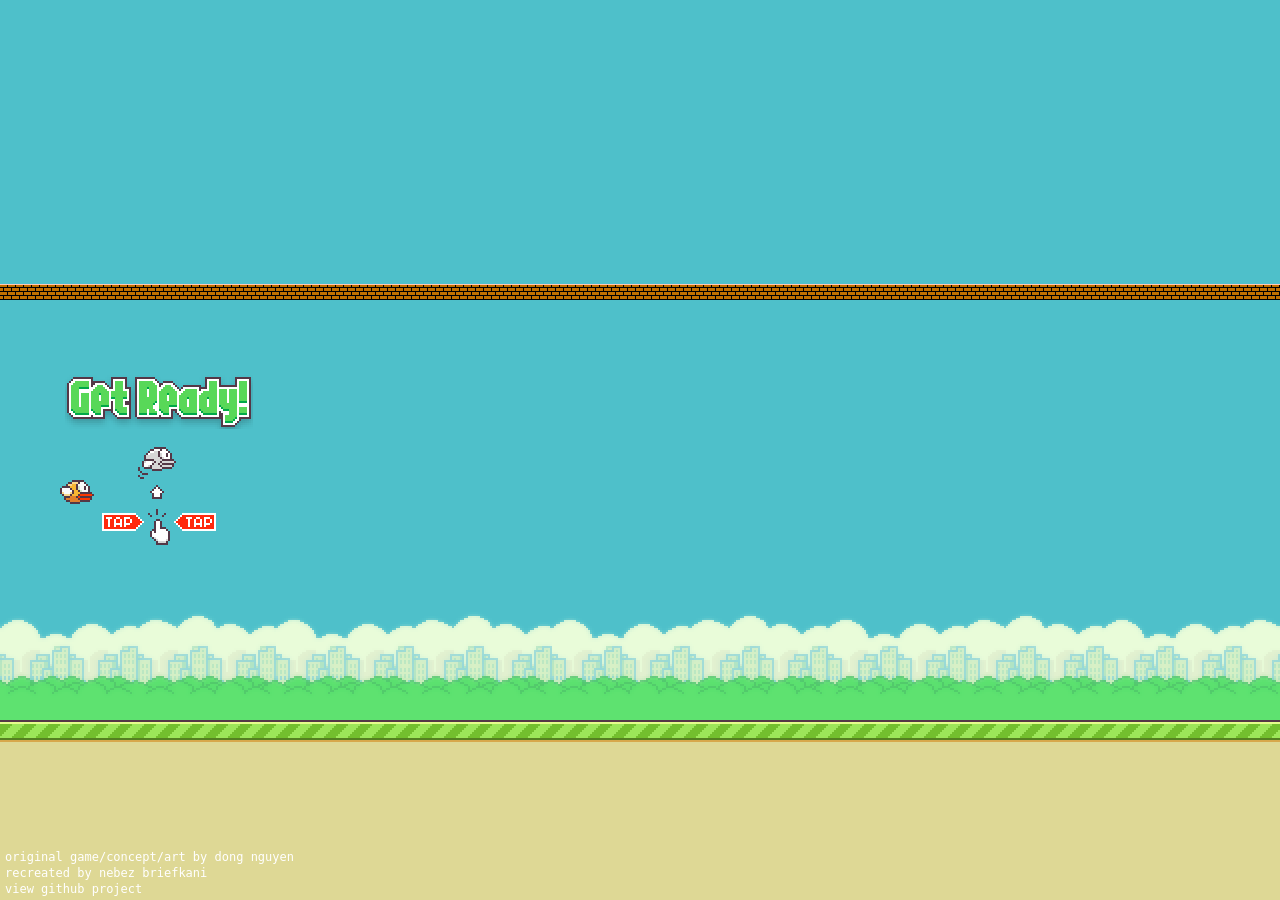
<file: flappy/index.html>
<!DOCTYPE html>
<html lang="en">
   <head>
      <title>Floppy Bird</title>
      <meta http-equiv="content-type" content="text/html; charset=utf-8" />
      <meta name="author" content="Nebez Briefkani" />
      <meta name="description" content="play floppy bird. a remake of popular game flappy bird built in html/css/js" />
      <meta name="keywords" content="flappybird,flappy,bird,floppybird,floppy,html,html5,css,css3,js,javascript,jquery,github,nebez,briefkani,nebezb,open,source,opensource" />
      <meta name="viewport" content="width=device-width, initial-scale=1.0" />
      <!-- Easter egg on ikpvk.github.io: keep this copy out of search results -->
      <meta name="robots" content="noindex" />

      <!-- Open Graph tags -->
      <meta property="og:title" content="Floppy Bird" />
      <meta property="og:description" content="play floppy bird. a remake of popular game flappy bird built in html/css/js" />
      <meta property="og:type" content="website" />
      <meta property="og:image" content="https://nebezb.com/floppybird/assets/thumb.png" />
      <meta property="og:url" content="https://nebezb.com/floppybird/" />
      <meta property="og:site_name" content="Floppy Bird" />

      <!-- Style sheets -->
      <link href="css/reset.css" rel="stylesheet">
      <link href="css/main.css" rel="stylesheet">
   </head>
   <body>
      <div id="gamecontainer">
         <div id="gamescreen">
            <div id="sky" class="animated">
               <div id="flyarea">
                  <div id="ceiling" class="animated"></div>
                  <!-- This is the flying and pipe area container -->
                  <div id="player" class="bird animated"></div>

                  <div id="bigscore"></div>

                  <div id="splash"></div>

                  <div id="scoreboard">
                     <div id="medal"></div>
                     <div id="currentscore"></div>
                     <div id="highscore"></div>
                     <div id="replay"><img src="assets/replay.png" alt="replay"></div>
                  </div>

                  <!-- Pipes go here! -->

                  <div class="boundingbox" id="playerbox"></div>
                  <div class="boundingbox" id="pipebox"></div>
               </div>
            </div>
            <div id="land" class="animated"><div id="debug"></div></div>
         </div>
      </div>
      <div id="footer">
         <a href="https://www.dotgears.com/" target="_blank" rel="noopener">original game/concept/art by dong nguyen</a>
         <a href="https://nebezb.com/" target="_blank" rel="noopener">recreated by nebez briefkani</a>
         <a href="https://github.com/nebez/floppybird/" target="_blank" rel="noopener">view github project</a>
      </div>
      <script src="js/main.js"></script>
   </body>
</html>
</file>
<file: flappy/css/main.css>
@-webkit-keyframes animLand {
   0% { background-position: 0px 0px; }
   100% { background-position: -335px 0px; }
}
@-moz-keyframes animLand {
   0% { background-position: 0px 0px; }
   100% { background-position: -335px 0px; }
}
@-o-keyframes animLand {
   0% { background-position: 0px 0px; }
   100% { background-position: -335px 0px; }
}
@keyframes animLand {
   0% { background-position: 0px 0px; }
   100% { background-position: -335px 0px; }
}

@-webkit-keyframes animSky {
   0% { background-position: 0px 100%; }
   100% { background-position: -275px 100%; }
}
@-moz-keyframes animSky {
   0% { background-position: 0px 100%; }
   100% { background-position: -275px 100%; }
}
@-o-keyframes animSky {
   0% { background-position: 0px 100%; }
   100% { background-position: -275px 100%; }
}
@keyframes animSky {
   0% { background-position: 0px 100%; }
   100% { background-position: -275px 100%; }
}

@-webkit-keyframes animBird {
   from { background-position: 0px 0px; }
   to { background-position: 0px -96px; }
}
@-moz-keyframes animBird {
   from { background-position: 0px 0px; }
   to { background-position: 0px -96px; }
}
@-o-keyframes animBird {
   from { background-position: 0px 0px; }
   to { background-position: 0px -96px; }
}
@keyframes animBird {
   from { background-position: 0px 0px; }
   to { background-position: 0px -96px; }
}


@-webkit-keyframes animCeiling {
   0% { background-position: 0px 0px; }
   100% { background-position: -63px 0px; }
}
@-moz-keyframes animCeiling {
   0% { background-position: 0px 0px; }
   100% { background-position: -63px 0px; }
}
@-o-keyframes animCeiling {
   0% { background-position: 0px 0px; }
   100% { background-position: -63px 0px; }
}
@keyframes animCeiling {
   0% { background-position: 0px 0px; }
   100% { background-position: -63px 0px; }
}


*,
*:before,
*:after
{
   /* border box */
   -moz-box-sizing: border-box;
   -webkit-box-sizing: border-box;
   box-sizing: border-box;
   /* select disable */
   -webkit-touch-callout: none;
   -webkit-user-select: none;
   -khtml-user-select: none;
   -moz-user-select: none;
   -ms-user-select: none;
   user-select: none;
}

html,
body
{
   height: 100%;
   overflow: hidden;
   font-family: monospace;
   font-size: 12px;
   color: #fff;
}

#gamecontainer
{
   position: relative;
   width: 100%;
   height: 100%;
   min-height: 525px;
   /* scaled down by fitPlayfield() on shorter viewports */
   transform-origin: 0 0;
   /* keep pinch zoom, but skip double-tap zoom so quick taps all flap */
   touch-action: manipulation;
}

/*
Screen - Game
*/
#gamescreen
{
   position: absolute;
   width: 100%;
   height: 100%;
}

#sky
{
   position: absolute;
   top: 0;
   width: 100%;
   height: 80%;
   background-image: url('../assets/sky.png');
   background-repeat: repeat-x;
   background-position: 0px 100%;
   background-color: #4ec0ca;

   -webkit-animation: animSky 7s linear infinite;
   animation: animSky 7s linear infinite;
}

#flyarea
{
   position: absolute;
   bottom: 0;
   height: 420px;
   width: 100%;
}

#ceiling
{
   position: absolute;
   top: -16px;
   height: 16px;
   width: 100%;
   background-image: url('../assets/ceiling.png');
   background-repeat: repeat-x;

   -webkit-animation: animCeiling 481ms linear infinite;
   animation: animCeiling 481ms linear infinite;
}

#land
{
   position: absolute;
   bottom: 0;
   width: 100%;
   height: 20%;
   background-image: url('../assets/land.png');
   background-repeat: repeat-x;
   background-position: 0px 0px;
   background-color: #ded895;

   -webkit-animation: animLand 2516ms linear infinite;
   animation: animLand 2516ms linear infinite;
}

#bigscore
{
   position: absolute;
   top: 20px;
   left: 150px;
   z-index: 100;
}

#bigscore img
{
   display: inline-block;
   padding: 1px;
}

#splash
{
   position: absolute;
   opacity: 0;
   top: 75px;
   left: 65px;
   width: 188px;
   height: 170px;
   background-image: url('../assets/splash.png');
   background-repeat: no-repeat;
}

#scoreboard
{
   position: absolute;
   display: none;
   opacity: 0;
   top: 64px;
   left: 43px;
   width: 236px;
   height: 280px;
   background-image: url('../assets/scoreboard.png');
   background-repeat: no-repeat;

   z-index: 1000;
}

#medal
{
   position: absolute;
   opacity: 0;
   top: 114px;
   left: 32px;
   width: 44px;
   height: 44px;
}

#currentscore
{
   position: absolute;
   display: flex;
   justify-content: flex-end;
   align-items: center;
   top: 105px;
   left: 107px;
   width: 104px;
   height: 14px;
}

#currentscore img
{
   padding-left: 2px;
}

#highscore
{
   position: absolute;
   display: flex;
   justify-content: flex-end;
   align-items: center;
   top: 147px;
   left: 107px;
   width: 104px;
   height: 14px;
}

#highscore img
{
   padding-left: 2px;
}

#replay
{
   position: absolute;
   opacity: 0;
   top: 205px;
   left: 61px;
   height: 115px;
   width: 70px;
   cursor: pointer;
}

.boundingbox
{
   position: absolute;
   display: none;
   top: 0;
   left: 0;
   width: 0;
   height: 0;
   border: 1px solid red;
   z-index: 1100;
}

#player
{
   left: 60px;
   top: 200px;
}

.bird
{
   position: absolute;
   width: 34px;
   height: 24px;
   background-image: url('../assets/bird.png');

   -webkit-animation: animBird 300ms steps(4) infinite;
   animation: animBird 300ms steps(4) infinite;
}

/* Reduced motion: stop the endless sky, ceiling and ground scrolling and the wing flap.
   The bird and the pipes still move, since that is the game itself. */
@media (prefers-reduced-motion: reduce)
{
   #sky, #ceiling, #land, .bird
   {
      -webkit-animation: none;
      animation: none;
   }
}

.pipe
{
   position: absolute;
   top: 0;
   left: 0;
   width: 52px;
   height: 100%;
   z-index: 10;
}

.pipe_upper
{
   position: absolute;
   top: 0;
   width: 52px;
   background-image: url('../assets/pipe.png');
   background-repeat: repeat-y;
   background-position: center;
}

.pipe_upper:after
{
   content: "";
   position: absolute;
   bottom: 0;
   width: 52px;
   height: 26px;
   background-image: url('../assets/pipe-down.png');
}

.pipe_lower
{
   position: absolute;
   bottom: 0;
   width: 52px;
   background-image: url('../assets/pipe.png');
   background-repeat: repeat-y;
   background-position: center;
}

.pipe_lower:after
{
   content: "";
   position: absolute;
   top: 0;
   width: 52px;
   height: 26px;
   background-image: url('../assets/pipe-up.png');
}

#footer
{
   position: absolute;
   bottom: 3px;
   left: 3px;
}

#footer a,
#footer a:link,
#footer a:visited,
#footer a:hover,
#footer a:active
{
   display: block;
   padding: 2px;
   text-decoration: none;
   color: #fff;
}
</file>
